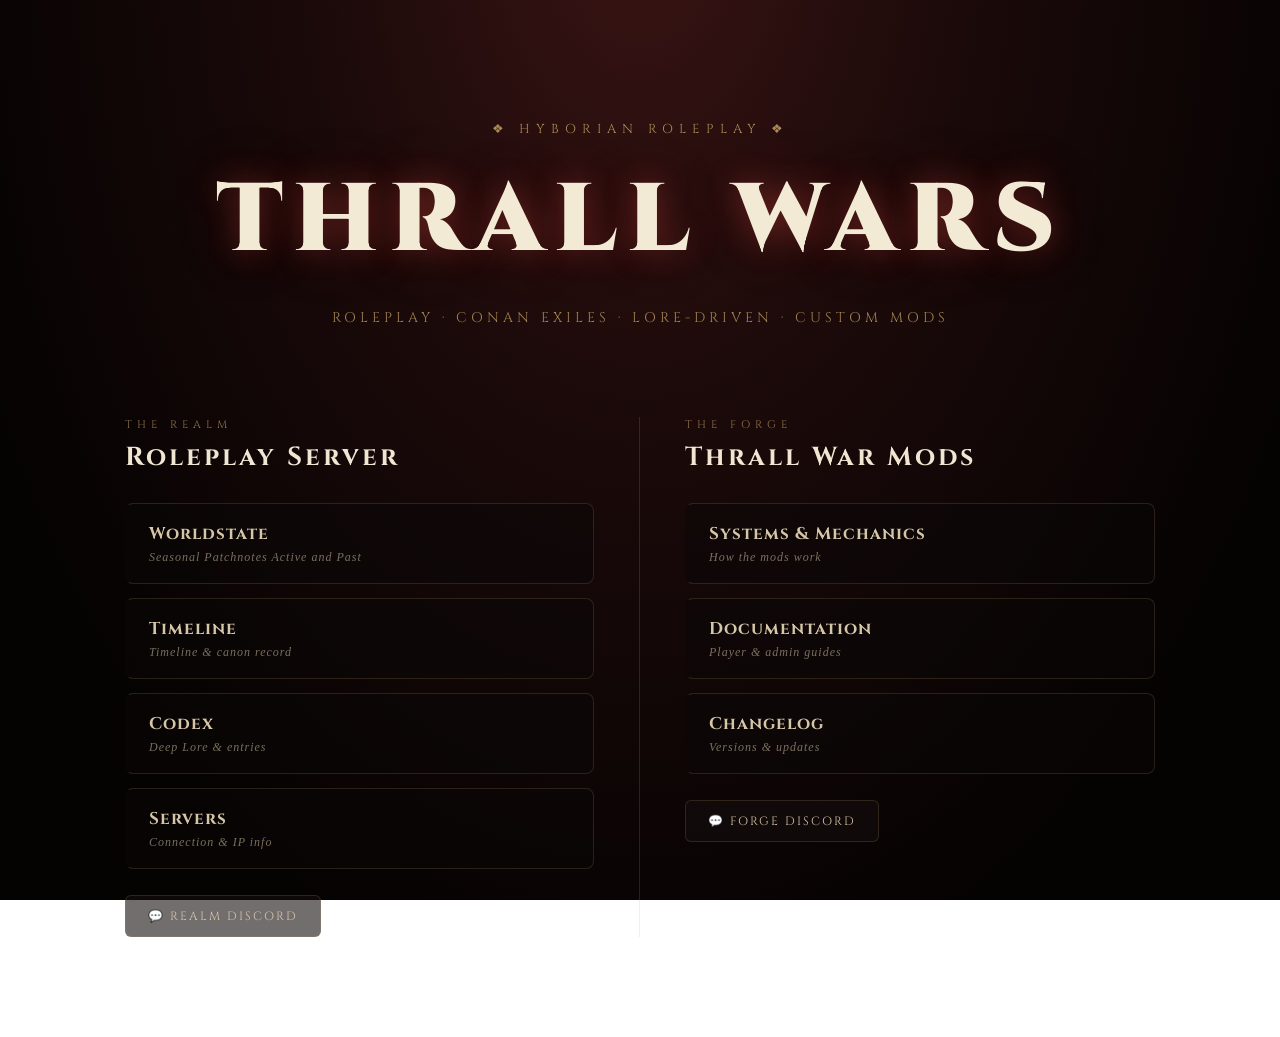
<file: index.html>
﻿<!DOCTYPE html>
<html lang="en">
	<head>
		<meta charset="UTF-8">
			<meta name="viewport" content="width=device-width, initial-scale=1.0">
				<title>Thrall Wars</title>

				<!-- FONT -->
				<link rel="preconnect" href="https://fonts.googleapis.com">
					<link rel="preconnect" href="https://fonts.gstatic.com" crossorigin="">
						<link href="https://fonts.googleapis.com/css2?family=Cinzel:wght@500;700;900&display=swap" rel="stylesheet">

							<!-- STYLES -->
							<link rel="stylesheet" href="styles.css">
</head>
	<body>

		<!-- HERO -->
		<header class="hero">
			<p class="eyebrow">&#10070; Hyborian Roleplay &#10070;</p>
			<h1 class="title">THRALL WARS</h1>
			<p class="subtitle">Roleplay &middot; Conan Exiles &middot; Lore-Driven &middot; Custom Mods</p>
		</header>

		<!-- TWO HALVES -->
		<main class="split">

			<!-- LEFT: ROLEPLAY SERVER -->
			<section class="half half-left">
				<span class="half-label">The Realm</span>
				<h2 class="half-title">Roleplay Server</h2>

				<div class="rows">
					<a class="row" href="pages/worldstate.html">
						<h3>Worldstate</h3>
						<p>Seasonal Patchnotes Active and Past</p>
					</a>
					<a class="row" href="pages/timeline.html">
						<h3>Timeline</h3>
						<p>Timeline &amp; canon record</p>
					</a>
					<a class="row" href="pages/codex.html">
						<h3>Codex</h3>
						<p>Deep Lore &amp; entries</p>
					</a>
					<a class="row" href="pages/servers.html">
						<h3>Servers</h3>
						<p>Connection &amp; IP info</p>
					</a>
				</div>

				<button class="btn btn-discord" data-discord="realm">&#128172; Realm Discord</button>
			</section>

			<!-- RIGHT: THRALL WAR MODS -->
			<section class="half half-right">
				<span class="half-label">The Forge</span>
				<h2 class="half-title">Thrall War Mods</h2>

				<div class="rows">
					<a class="row" href="pages/mods.html">
						<h3>Systems &amp; Mechanics</h3>
						<p>How the mods work</p>
					</a>
					<a class="row" href="pages/mods.html">
						<h3>Documentation</h3>
						<p>Player &amp; admin guides</p>
					</a>
					<a class="row" href="pages/mods.html">
						<h3>Changelog</h3>
						<p>Versions &amp; updates</p>
					</a>
				</div>

				<button class="btn btn-discord" data-discord="forge">&#128172; Forge Discord</button>
			</section>

		</main>

		<!-- SCRIPT -->
		<script src="js/app.js"></script>
	</body>
</html>
</file>
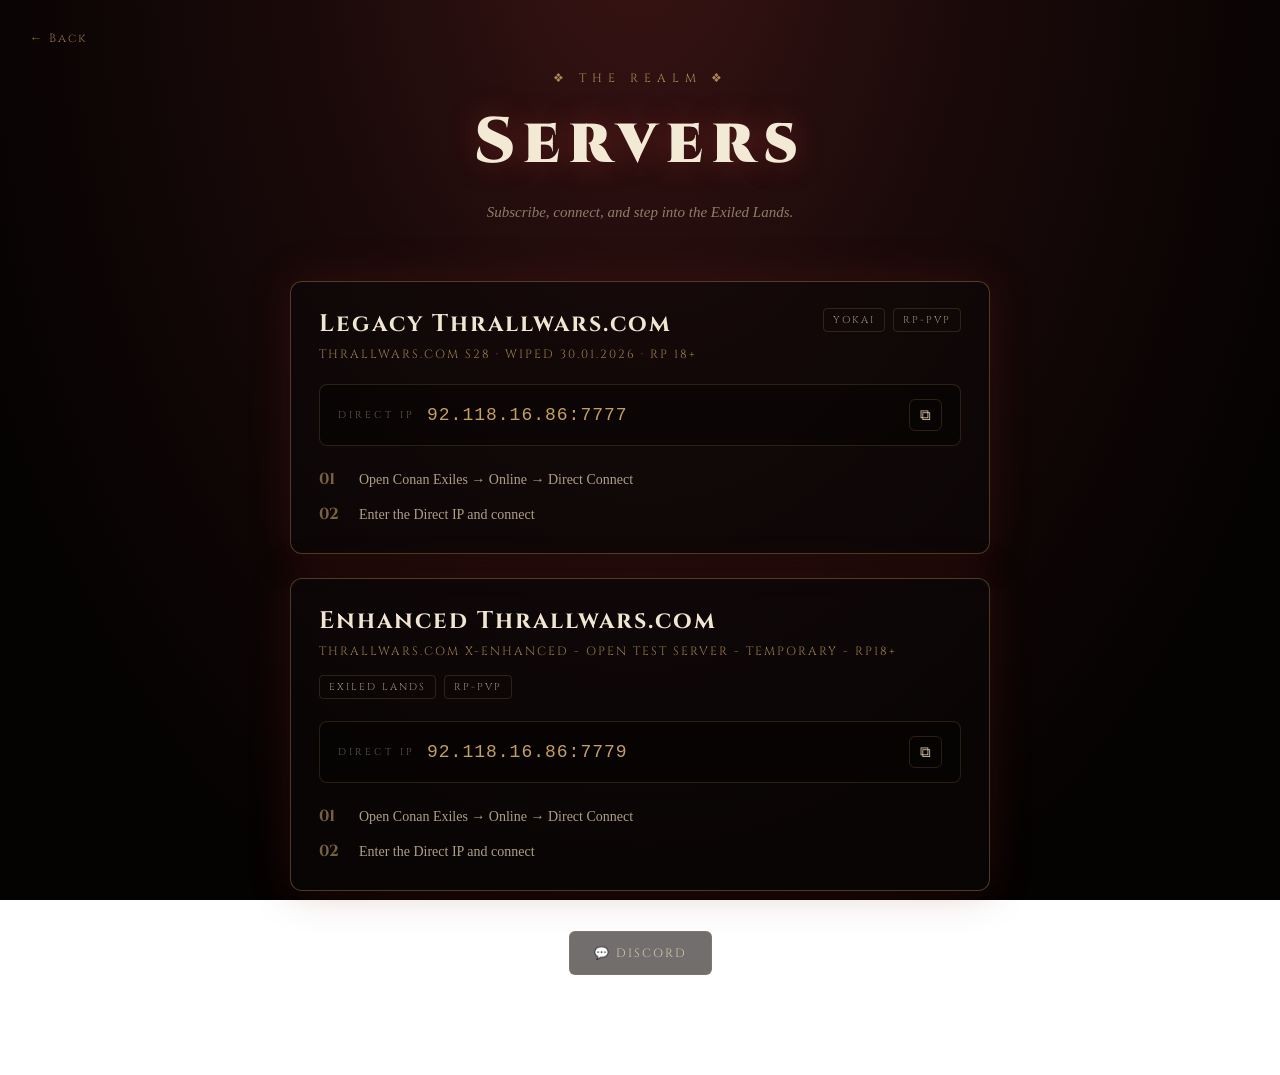
<file: pages/servers.html>
﻿<!DOCTYPE html>
<html lang="en">
	<head>
		<meta charset="UTF-8">
			<meta name="viewport" content="width=device-width, initial-scale=1.0">
				<title>Thrall Wars — Servers</title>

				<!-- FONT -->
				<link rel="preconnect" href="https://fonts.googleapis.com">
					<link rel="preconnect" href="https://fonts.gstatic.com" crossorigin="">
						<link href="https://fonts.googleapis.com/css2?family=Cinzel:wght@500;700;900&display=swap" rel="stylesheet">

							<!-- STYLES -->
							<link rel="stylesheet" href="../servers.css">
</head>
	<body>

		<!-- HERO -->
		<header class="sv-hero">
			<a class="back" href="../index.html">&#8592; Back</a>
			<p class="eyebrow">&#10070; The Realm &#10070;</p>
			<h1 class="title">Servers</h1>
			<p class="sub">Subscribe, connect, and step into the Exiled Lands.</p>
		</header>

		<!-- CONTENT -->
		<main class="sv-wrap">
			<div id="server-list" class="server-list"></div>

			<section class="shared" id="shared-actions"></section>
		</main>

		<!-- SCRIPT -->
		<script src="../js/servers.js"></script>
	</body>
</html>
</file>
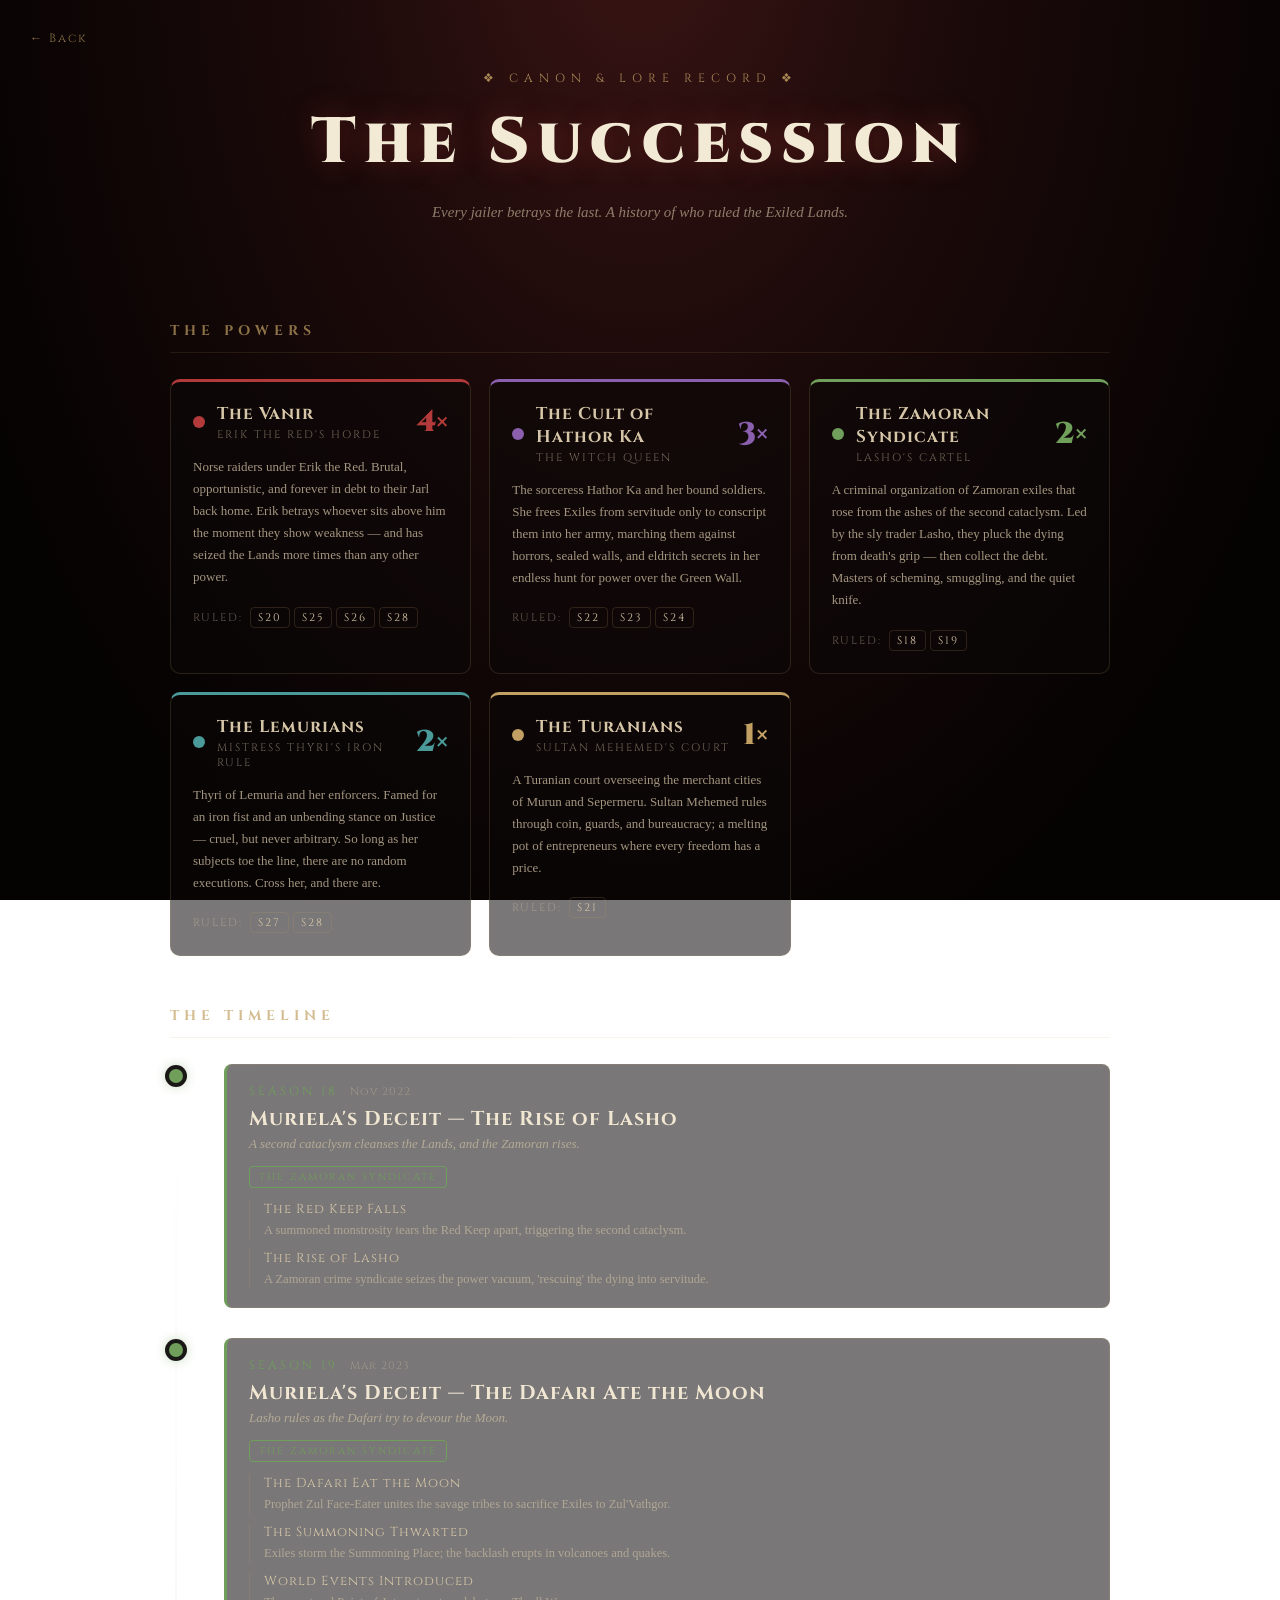
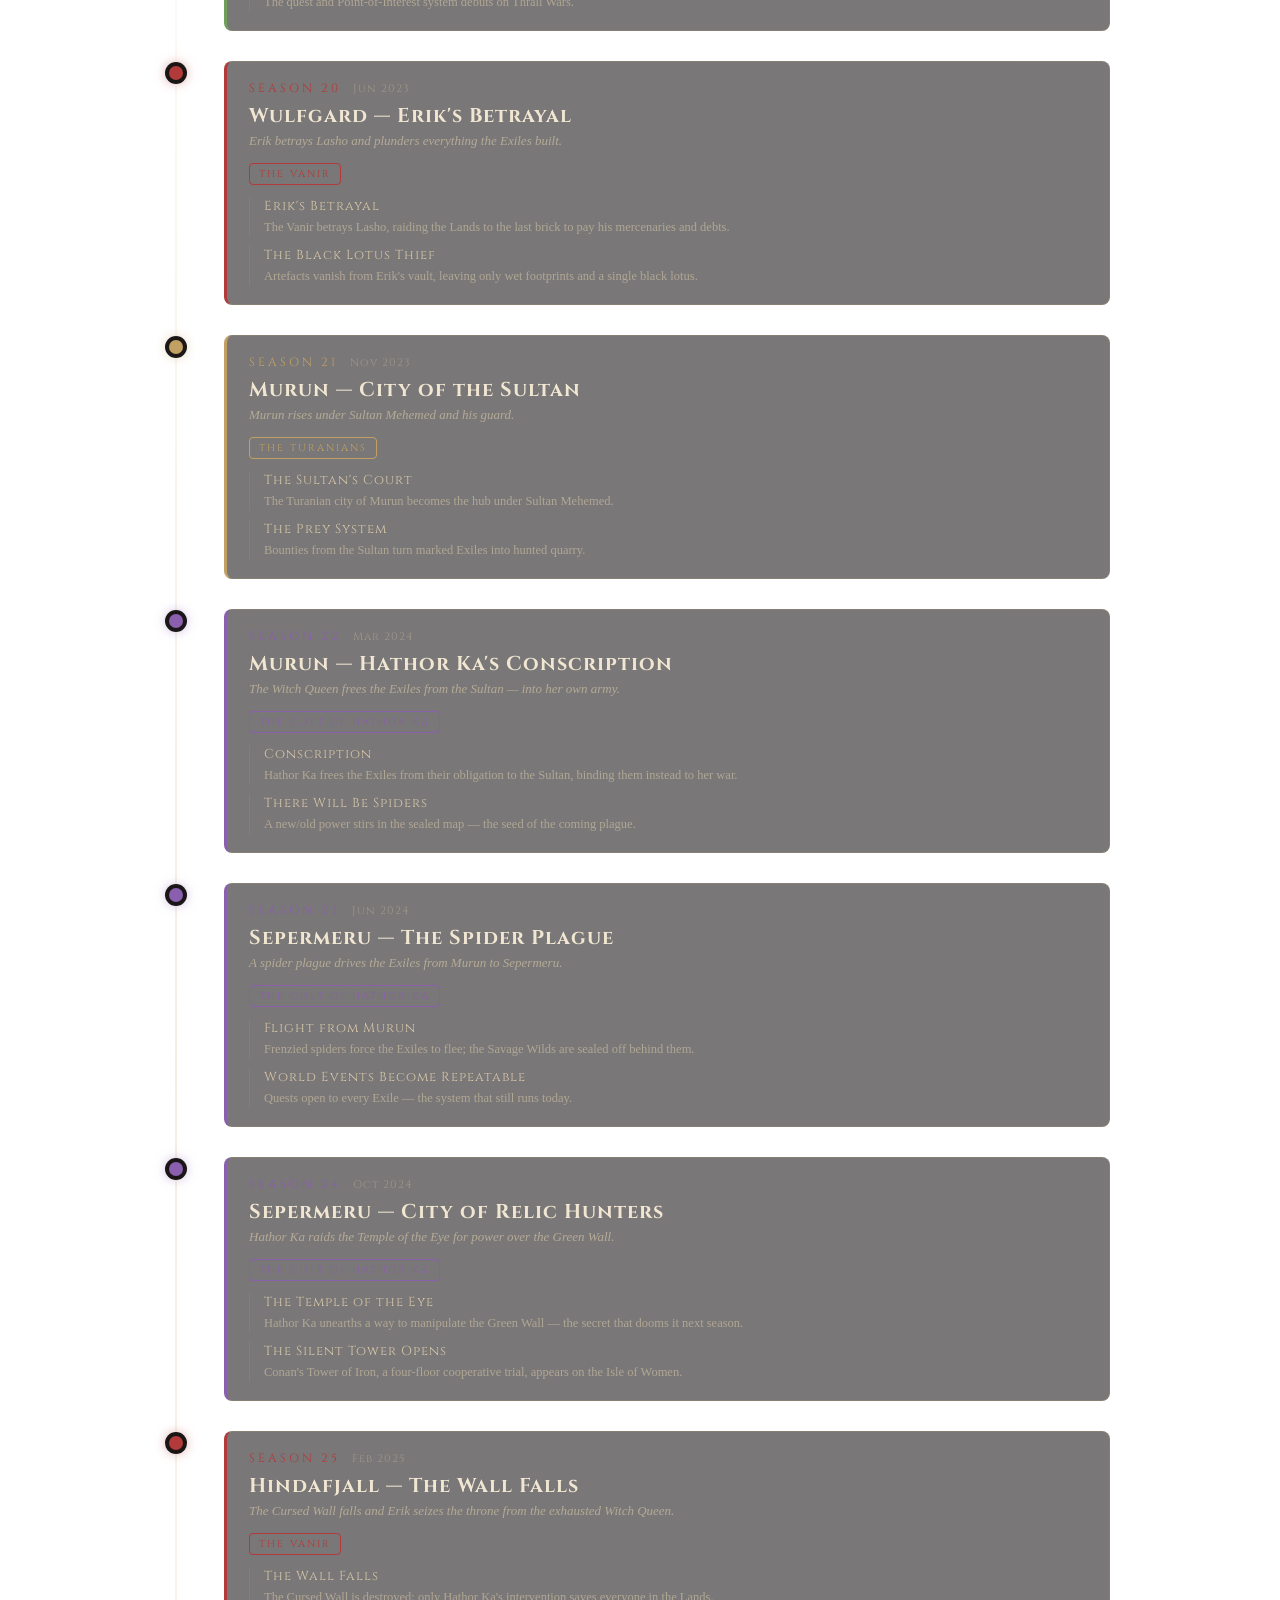
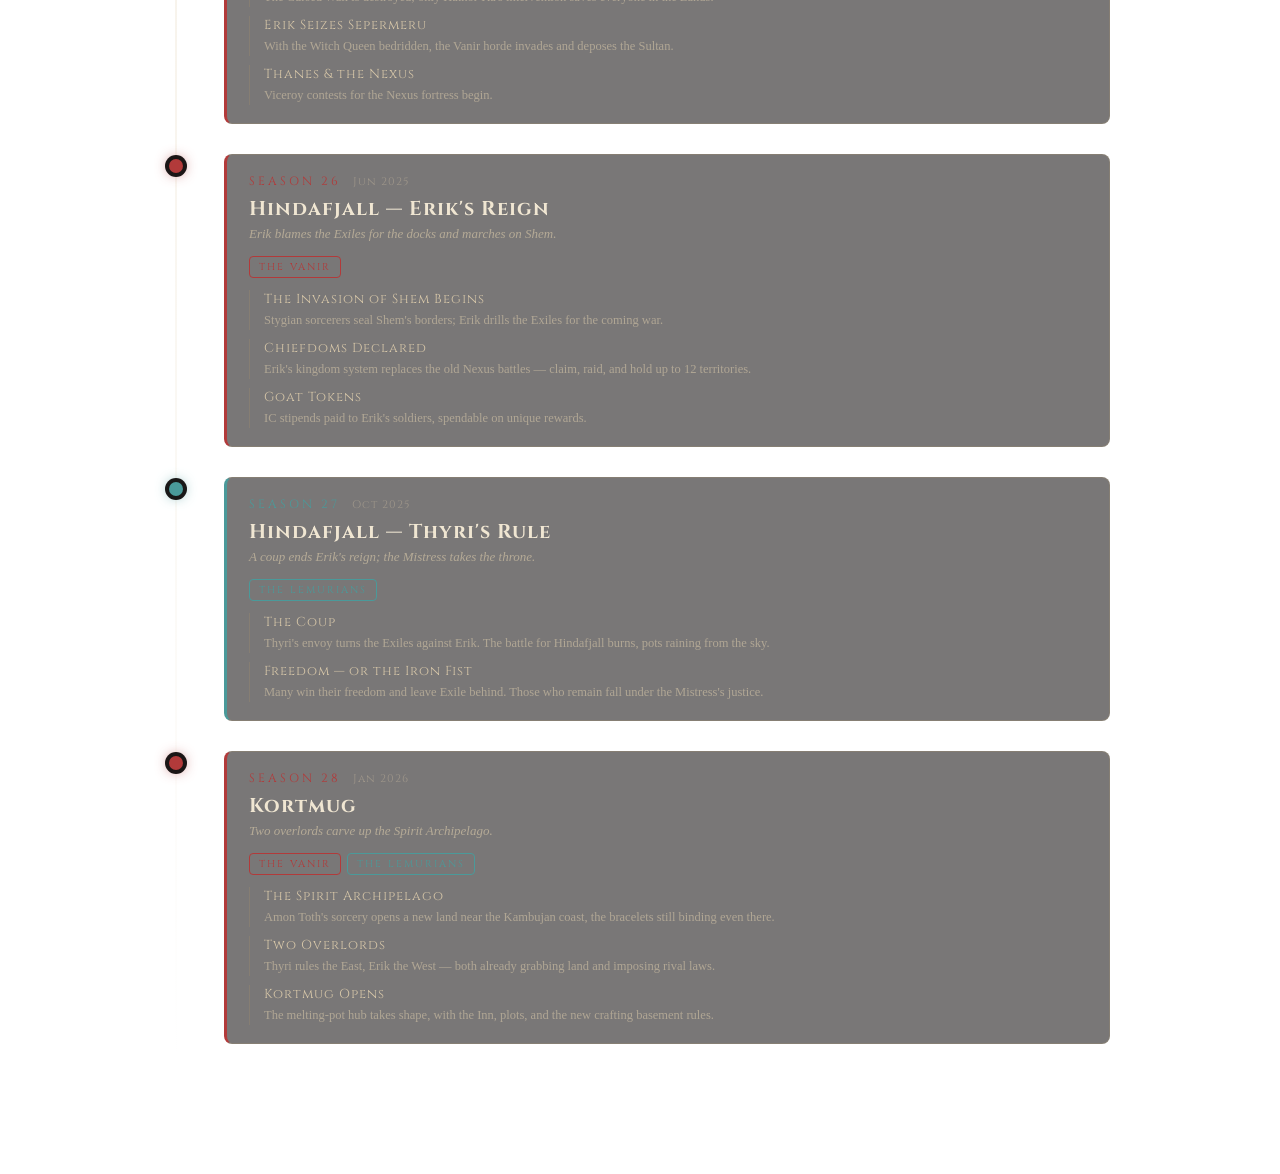
<file: pages/timeline.html>
﻿<!DOCTYPE html>
<html lang="en">
	<head>
		<meta charset="UTF-8">
			<meta name="viewport" content="width=device-width, initial-scale=1.0">
				<title>Thrall Wars — The Succession</title>

				<!-- FONT -->
				<link rel="preconnect" href="https://fonts.googleapis.com">
					<link rel="preconnect" href="https://fonts.gstatic.com" crossorigin="">
						<link href="https://fonts.googleapis.com/css2?family=Cinzel:wght@500;700;900&display=swap" rel="stylesheet">

							<!-- STYLES -->
							<link rel="stylesheet" href="../timeline.css">
</head>
	<body>

		<!-- HERO -->
		<header class="tl-hero">
			<a class="back" href="../index.html">&#8592; Back</a>
			<p class="eyebrow">&#10070; Canon &amp; Lore Record &#10070;</p>
			<h1 class="title">The Succession</h1>
			<p class="sub">Every jailer betrays the last. A history of who ruled the Exiled Lands.</p>
		</header>

		<!-- CONTENT -->
		<main class="tl-wrap">
			<section class="factions">
				<h2 class="section-head">The Powers</h2>
				<div id="faction-grid" class="faction-grid"></div>
			</section>

			<section class="timeline">
				<h2 class="section-head">The Timeline</h2>
				<div id="timeline-track" class="timeline-track"></div>
			</section>
		</main>

		<!-- SCRIPT -->
		<script src="../js/timeline.js"></script>
	</body>
</html>
</file>
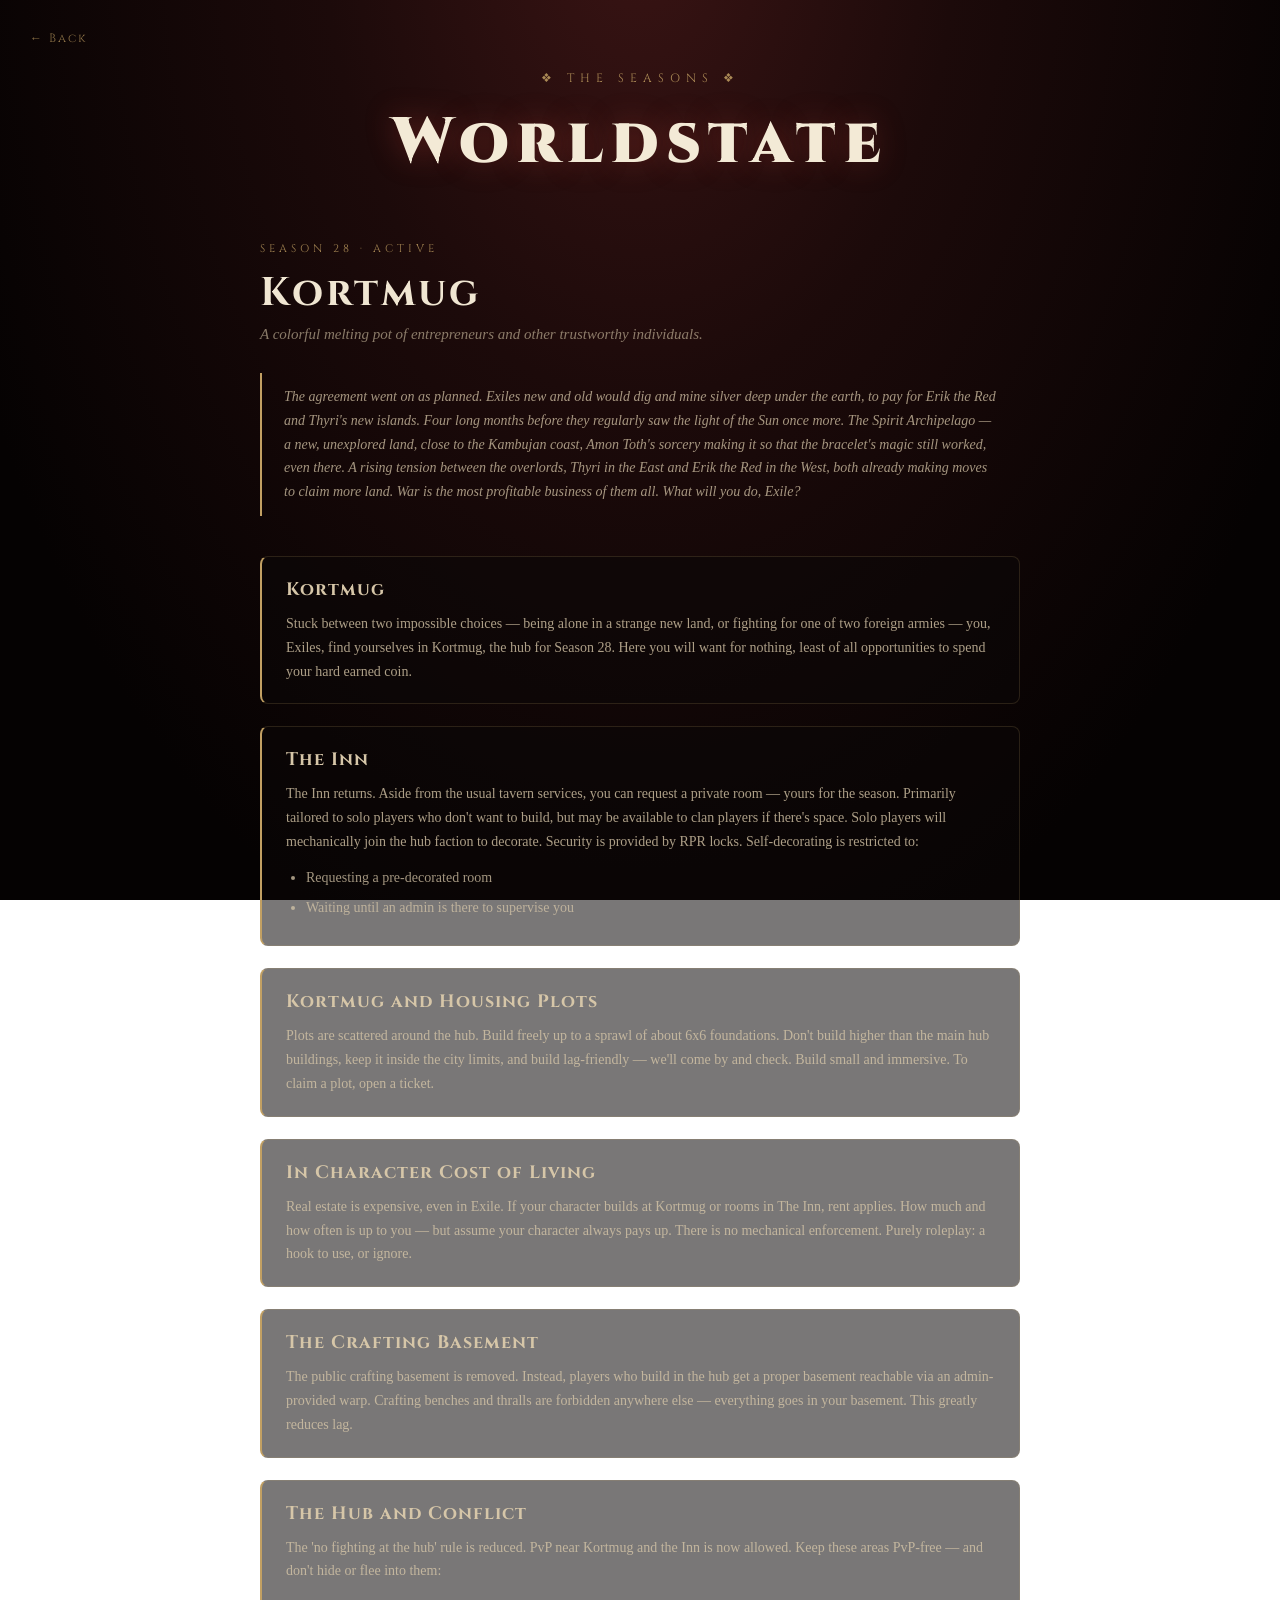
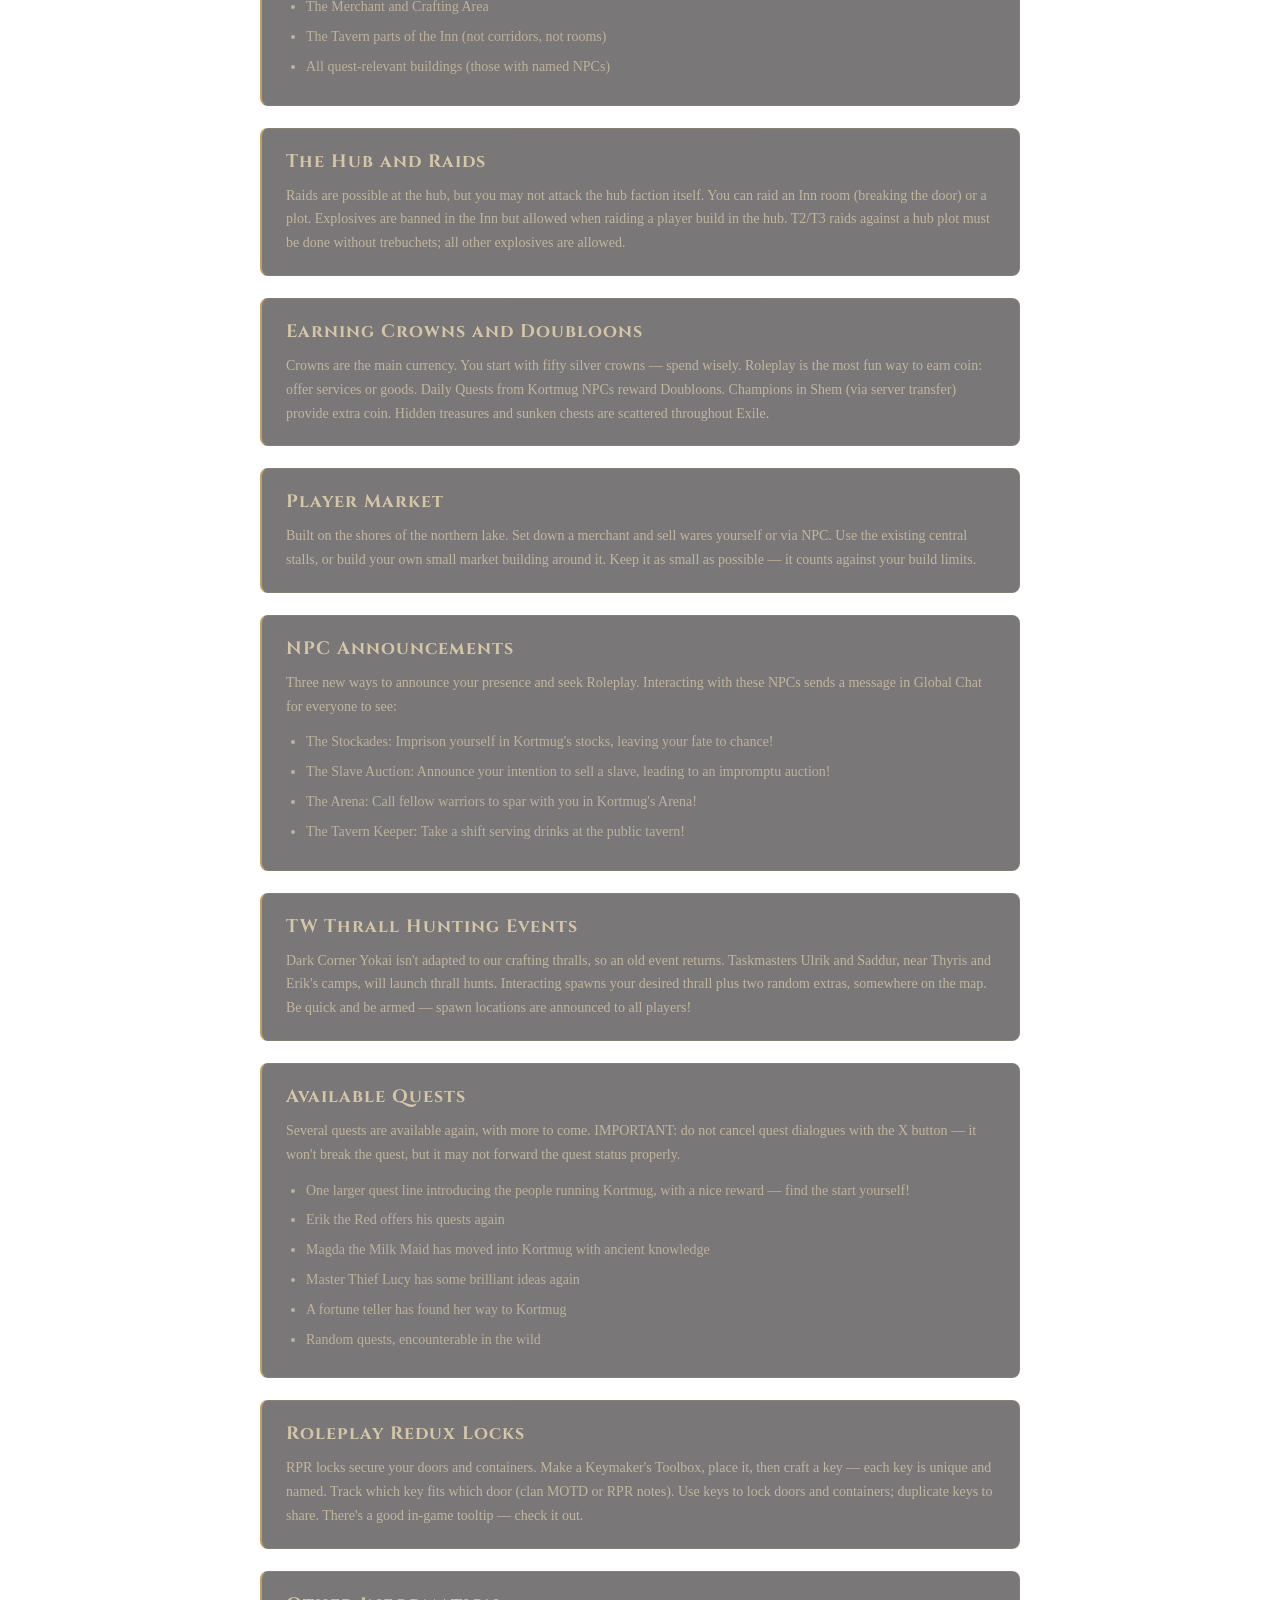
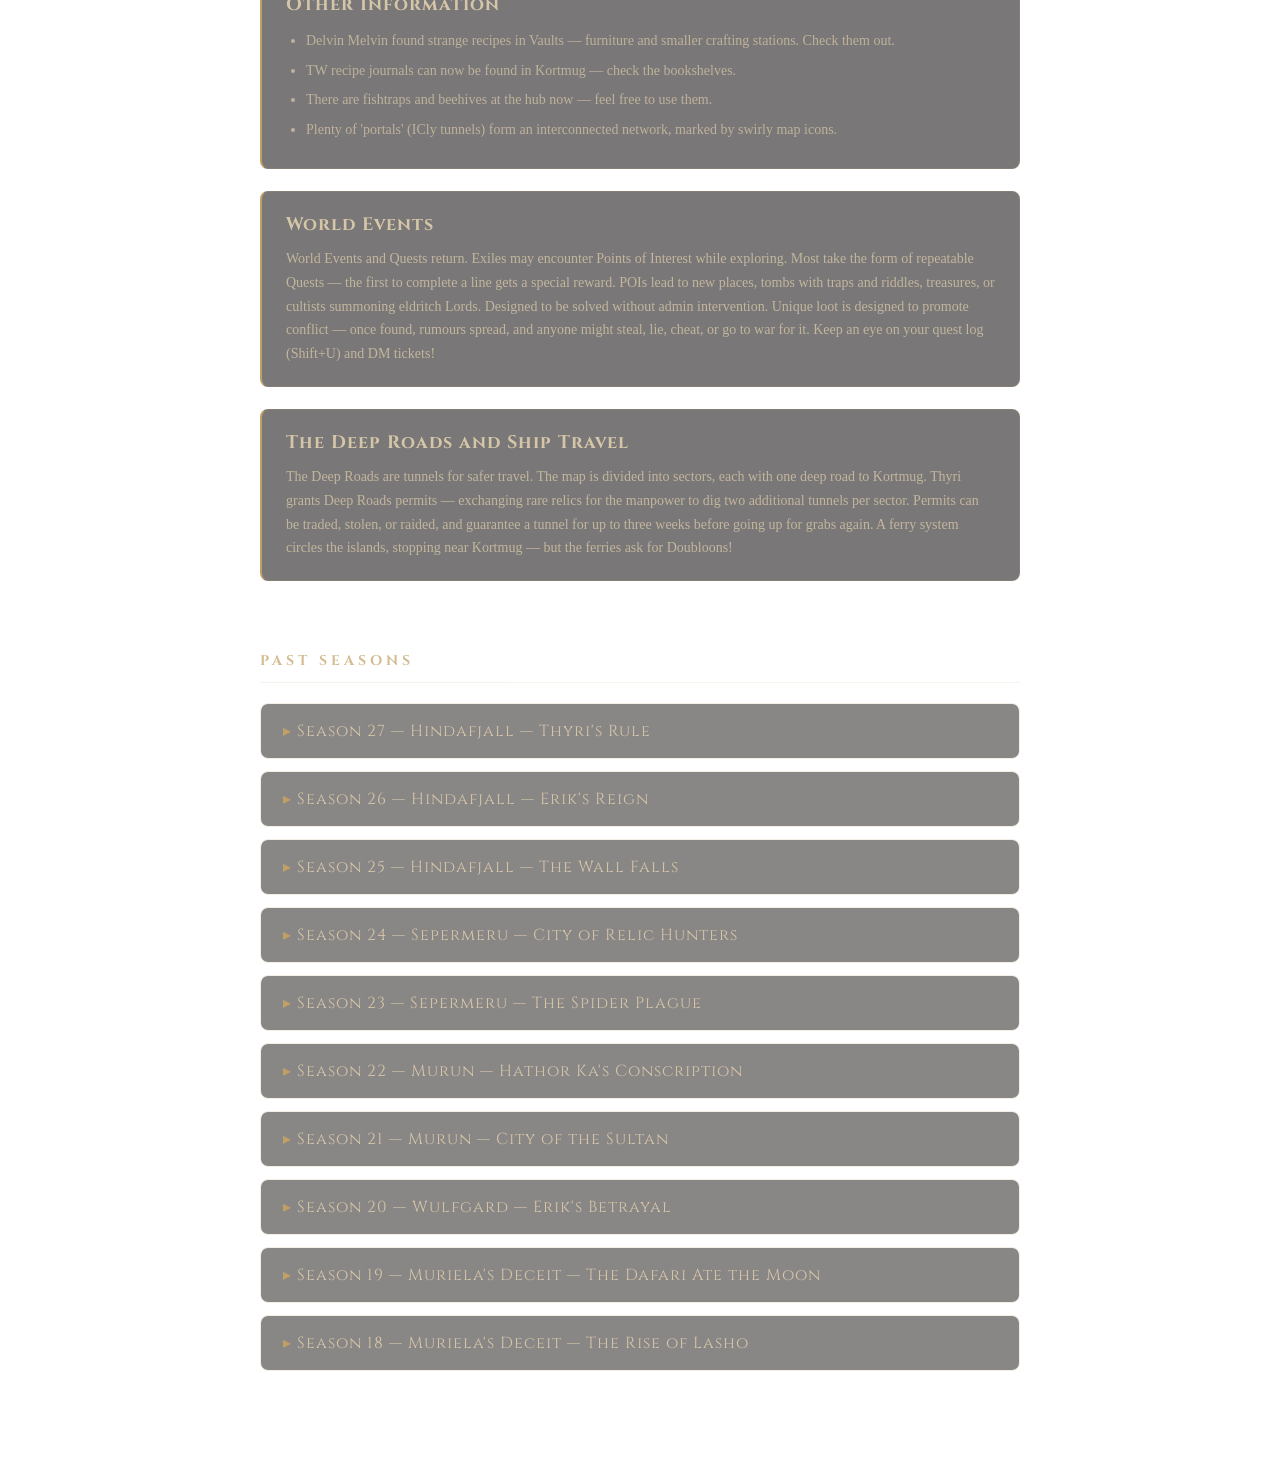
<file: pages/worldstate.html>
﻿<!DOCTYPE html>
<html lang="en">
	<head>
		<meta charset="UTF-8">
			<meta name="viewport" content="width=device-width, initial-scale=1.0">
				<title>Thrall Wars — Worldstate</title>

				<!-- FONT -->
				<link rel="preconnect" href="https://fonts.googleapis.com">
					<link rel="preconnect" href="https://fonts.gstatic.com" crossorigin="">
						<link href="https://fonts.googleapis.com/css2?family=Cinzel:wght@500;700;900&display=swap" rel="stylesheet">

							<!-- STYLES -->
							<link rel="stylesheet" href="../worldstate.css">
</head>
	<body>

		<!-- HERO -->
		<header class="ws-hero">
			<a class="back" href="../index.html">&#8592; Back</a>
			<p class="eyebrow">&#10070; The Seasons &#10070;</p>
			<h1 class="title">Worldstate</h1>
		</header>

		<!-- CONTENT -->
		<main class="ws-wrap">

			<!-- Current season renders here -->
			<section id="current-season" class="current"></section>

			<!-- Archive list renders here -->
			<section class="archive">
				<h2 class="archive-head">Past Seasons</h2>
				<div id="archive-list" class="archive-list"></div>
			</section>

		</main>

		<!-- SCRIPT -->
		<script src="../js/worldstate.js"></script>
	</body>
</html>
</file>
<file: styles.css>
﻿:root {
  --gold: #c2a063;
  --gold-soft: #d6c6a8;
  --bg-top: #1c0a0a;
  --bg-bot: #050202;
  --line: rgba(194, 160, 99, 0.18);
  --panel: rgba(12, 8, 8, 0.55);
}

* { box-sizing: border-box; }

body {
  margin: 0;
  min-height: 100vh;
  font-family: "Cinzel", serif;
  color: var(--gold-soft);
  background: radial-gradient(ellipse at 50% -10%, #3a1414 0%, var(--bg-top) 35%, var(--bg-bot) 80%);
  background-attachment: fixed;
}

/* ---------- HERO ---------- */
.hero {
  text-align: center;
  padding: 120px 20px 60px;
}

.eyebrow {
  font-size: 13px;
  letter-spacing: 6px;
  color: var(--gold);
  text-transform: uppercase;
  margin: 0 0 18px;
  opacity: 0.85;
}

.title {
  font-size: clamp(48px, 8vw, 96px);
  font-weight: 900;
  letter-spacing: 10px;
  margin: 0;
  color: #f3ead6;
  text-shadow: 0 0 30px rgba(180, 60, 50, 0.45),
               0 0 60px rgba(120, 30, 25, 0.25);
}

.subtitle {
  margin: 22px 0 0;
  font-size: 14px;
  letter-spacing: 4px;
  text-transform: uppercase;
  color: var(--gold);
  opacity: 0.8;
}

/* ---------- SPLIT / TWO HALVES ---------- */
.split {
  display: grid;
  grid-template-columns: 1fr 1fr;
  align-items: start;            /* both halves start on the same line */
  max-width: 1200px;
  margin: 0 auto;
  padding: 30px 40px 100px;
}

.half {
  display: flex;
  flex-direction: column;
  padding: 0 45px;
}

.half-left {
  border-right: 1px solid var(--line);   /* center divider */
}

.half-label {
  font-size: 11px;
  letter-spacing: 5px;
  text-transform: uppercase;
  color: var(--gold);
  opacity: 0.7;
}

.half-title {
  font-size: 26px;
  letter-spacing: 3px;
  margin: 8px 0 28px;
  color: #f0e6d2;
}

/* ---------- ROWS ---------- */
.rows {
  flex: 1;
  display: flex;
  flex-direction: column;
  gap: 14px;
}

.row {
  display: block;
  text-decoration: none;
  color: inherit;
  background: var(--panel);
  border: 1px solid var(--line);
  border-left: 2px solid transparent;
  border-radius: 8px;
  padding: 18px 22px;
  transition: all 0.22s ease;
}

.row h3 {
  margin: 0 0 5px;
  font-size: 17px;
  letter-spacing: 1px;
  color: var(--gold-soft);
}

.row p {
  margin: 0;
  font-size: 12px;
  letter-spacing: 1px;
  color: rgba(214, 198, 168, 0.55);
  font-family: Georgia, serif;
  font-style: italic;
}

.row:hover {
  border-left-color: var(--gold);
  background: rgba(30, 20, 16, 0.7);
  transform: translateX(4px);
}

/* ---------- DISCORD BUTTON ---------- */
.btn {
  font-family: "Cinzel", serif;
  cursor: pointer;
  transition: all 0.25s ease;
}

.btn-discord {
  align-self: flex-start;
  margin-top: 26px;
  background: rgba(20, 14, 14, 0.6);
  color: var(--gold-soft);
  border: 1px solid var(--line);
  font-size: 12px;
  letter-spacing: 2px;
  text-transform: uppercase;
  padding: 12px 22px;
  border-radius: 6px;
}

.btn-discord:hover {
  border-color: var(--gold);
  transform: translateY(-2px);
}

/* ---------- RESPONSIVE ---------- */
@media (max-width: 820px) {
  .split { grid-template-columns: 1fr; }
  .half-left {
    border-right: none;
    border-bottom: 1px solid var(--line);
    padding-bottom: 40px;
    margin-bottom: 40px;
  }
}
</file>
<file: servers.css>
﻿:root {
  --gold: #c2a063;
  --gold-soft: #d6c6a8;
  --bg-top: #1c0a0a;
  --bg-bot: #050202;
  --line: rgba(194, 160, 99, 0.18);
  --panel: rgba(12, 8, 8, 0.55);
  --red: #a83232;
}

* { box-sizing: border-box; }

body {
  margin: 0;
  min-height: 100vh;
  font-family: "Cinzel", serif;
  color: var(--gold-soft);
  background: radial-gradient(ellipse at 50% -10%, #3a1414 0%, var(--bg-top) 35%, var(--bg-bot) 80%);
  background-attachment: fixed;
}

/* HERO */
.sv-hero { text-align: center; padding: 70px 20px 20px; position: relative; }
.back { position: absolute; left: 30px; top: 30px; color: var(--gold); text-decoration: none; font-size: 12px; letter-spacing: 2px; opacity: 0.7; }
.back:hover { opacity: 1; }
.eyebrow { font-size: 12px; letter-spacing: 6px; color: var(--gold); text-transform: uppercase; margin: 0 0 14px; opacity: 0.85; }
.title { font-size: clamp(36px, 6vw, 64px); font-weight: 900; letter-spacing: 8px; margin: 0; color: #f3ead6; text-shadow: 0 0 30px rgba(180,60,50,0.4); }
.sub { margin: 18px 0 0; font-family: Georgia, serif; font-style: italic; color: rgba(214,198,168,0.6); font-size: 15px; }

/* WRAP */
.sv-wrap { max-width: 760px; margin: 0 auto; padding: 40px 30px 100px; }
.server-list { display: flex; flex-direction: column; gap: 24px; }

/* SERVER CARD */
.server-card {
  background: var(--panel);
  border: 1px solid var(--line);
  border-radius: 12px;
  padding: 26px 28px;
}
.server-card.is-primary {
  border-color: rgba(194,160,99,0.35);
  box-shadow: 0 0 40px rgba(120,30,25,0.25);
}
.server-head { display: flex; justify-content: space-between; align-items: flex-start; gap: 16px; flex-wrap: wrap; }
.server-name { margin: 0; font-size: 24px; letter-spacing: 2px; color: #f0e6d2; }
.server-tagline { margin: 6px 0 0; font-size: 12px; letter-spacing: 2px; text-transform: uppercase; color: var(--gold); opacity: 0.75; }
.server-meta { display: flex; gap: 8px; flex-wrap: wrap; }
.tag {
  font-size: 10px; letter-spacing: 2px; text-transform: uppercase;
  border: 1px solid var(--line); border-radius: 4px; padding: 4px 9px;
  color: rgba(214,198,168,0.7);
}

/* IP ROW */
.ip-row {
  display: flex; align-items: center; gap: 12px;
  margin: 22px 0; padding: 14px 18px;
  background: rgba(0,0,0,0.35);
  border: 1px solid var(--line); border-radius: 8px;
}
.ip-label { font-size: 10px; letter-spacing: 3px; text-transform: uppercase; color: rgba(214,198,168,0.45); }
.ip { font-family: "Consolas", monospace; font-size: 18px; letter-spacing: 1px; color: var(--gold); flex: 1; }
.copy-btn {
  background: transparent; border: 1px solid var(--line); border-radius: 6px;
  color: var(--gold-soft); cursor: pointer; font-size: 15px;
  padding: 6px 10px; transition: all 0.2s;
}
.copy-btn:hover { border-color: var(--gold); color: #fff; }

/* STEPS */
.steps { list-style: none; margin: 0; padding: 0; display: flex; flex-direction: column; gap: 12px; }
.step { display: flex; align-items: baseline; gap: 14px; }
.step-no { font-size: 16px; font-weight: 700; color: var(--gold); opacity: 0.6; min-width: 26px; }
.step-text { font-family: Georgia, serif; font-size: 14px; line-height: 1.6; color: rgba(214,198,168,0.8); }

/* SHARED ACTIONS */
.shared { display: flex; justify-content: center; gap: 14px; margin-top: 40px; flex-wrap: wrap; }
.btn {
  font-family: "Cinzel", serif; font-size: 12px; letter-spacing: 2px; text-transform: uppercase;
  padding: 13px 24px; border-radius: 6px; cursor: pointer; text-decoration: none;
  transition: all 0.25s ease;
}
.btn-ghost {
  background: rgba(20,14,14,0.6); color: var(--gold-soft); border: 1px solid var(--line);
}
.btn-ghost:hover { border-color: var(--gold); transform: translateY(-2px); }

/* TOAST */
.toast {
  position: fixed; bottom: 30px; left: 50%; transform: translateX(-50%);
  background: #1a1010; color: var(--gold-soft); border: 1px solid var(--gold);
  padding: 10px 18px; border-radius: 6px; letter-spacing: 1px;
  font-size: 13px; z-index: 99; opacity: 0; transition: opacity .25s;
}
.toast.show { opacity: 1; }

@media (max-width: 560px) {
  .ip { font-size: 15px; }
  .server-head { flex-direction: column; }
}
</file>
<file: timeline.css>
﻿:root {
  --gold: #c2a063;
  --gold-soft: #d6c6a8;
  --bg-top: #1c0a0a;
  --bg-bot: #050202;
  --line: rgba(194, 160, 99, 0.18);
  --panel: rgba(12, 8, 8, 0.55);
}

* { box-sizing: border-box; }

body {
  margin: 0;
  min-height: 100vh;
  font-family: "Cinzel", serif;
  color: var(--gold-soft);
  background: radial-gradient(ellipse at 50% -10%, #3a1414 0%, var(--bg-top) 35%, var(--bg-bot) 80%);
  background-attachment: fixed;
}

/* HERO */
.tl-hero { text-align: center; padding: 70px 20px 20px; position: relative; }
.back { position: absolute; left: 30px; top: 30px; color: var(--gold); text-decoration: none; font-size: 12px; letter-spacing: 2px; opacity: 0.7; }
.back:hover { opacity: 1; }
.eyebrow { font-size: 12px; letter-spacing: 6px; color: var(--gold); text-transform: uppercase; margin: 0 0 14px; opacity: 0.85; }
.title { font-size: clamp(36px, 6vw, 64px); font-weight: 900; letter-spacing: 8px; margin: 0; color: #f3ead6; text-shadow: 0 0 30px rgba(180,60,50,0.4); }
.sub { margin: 18px 0 0; font-family: Georgia, serif; font-style: italic; color: rgba(214,198,168,0.6); font-size: 15px; }

/* WRAP */
.tl-wrap { max-width: 1000px; margin: 0 auto; padding: 30px 30px 100px; }
.section-head {
  font-size: 14px; letter-spacing: 5px; text-transform: uppercase;
  color: var(--gold); opacity: 0.7; border-bottom: 1px solid var(--line);
  padding-bottom: 12px; margin: 50px 0 26px;
}

/* FACTION CARDS */
.faction-grid { display: grid; grid-template-columns: repeat(auto-fit, minmax(280px, 1fr)); gap: 18px; }
.faction-card {
  background: var(--panel);
  border: 1px solid var(--line);
  border-top: 3px solid var(--gold);
  border-radius: 10px;
  padding: 20px 22px;
}
.faction-head { display: flex; align-items: center; gap: 12px; margin-bottom: 14px; }
.faction-dot { width: 12px; height: 12px; border-radius: 50%; flex-shrink: 0; }
.faction-head h3 { margin: 0; font-size: 17px; letter-spacing: 1px; color: var(--gold-soft); }
.epithet { margin: 2px 0 0; font-size: 11px; letter-spacing: 2px; text-transform: uppercase; color: rgba(214,198,168,0.5); }
.rule-count { margin-left: auto; font-size: 30px; font-weight: 900; }
.faction-desc { margin: 0 0 16px; font-family: Georgia, serif; font-size: 13px; line-height: 1.7; color: rgba(214,198,168,0.75); }
.chips { font-size: 11px; letter-spacing: 2px; text-transform: uppercase; color: rgba(214,198,168,0.45); }
.chip { display: inline-block; border: 1px solid var(--line); border-radius: 4px; padding: 2px 7px; margin: 2px; color: var(--gold-soft); }

/* TIMELINE */
.timeline-track { position: relative; padding-left: 26px; }
.timeline-track::before {
  content: ""; position: absolute; left: 5px; top: 6px; bottom: 6px;
  width: 2px; background: linear-gradient(180deg, transparent, var(--line), transparent);
}
.node { position: relative; padding: 0 0 30px 28px; }
.node-dot {
  position: absolute; left: -27px; top: 5px;
  width: 14px; height: 14px; border-radius: 50%;
  background: var(--ruler);
  box-shadow: 0 0 0 4px rgba(5,2,2,0.9), 0 0 14px var(--ruler);
}
.node-body {
  background: var(--panel);
  border: 1px solid var(--line);
  border-left: 3px solid var(--ruler);
  border-radius: 8px;
  padding: 18px 22px;
}
.node-head { display: flex; align-items: baseline; gap: 12px; }
.season-no { font-size: 12px; letter-spacing: 3px; text-transform: uppercase; color: var(--ruler); }
.season-date { font-size: 11px; letter-spacing: 1px; color: rgba(214,198,168,0.4); }
.node-name { margin: 6px 0 4px; font-size: 20px; letter-spacing: 1px; color: #f0e6d2; }
.node-tagline { margin: 0 0 12px; font-family: Georgia, serif; font-style: italic; font-size: 13px; color: rgba(214,198,168,0.65); }
.rulers { margin-bottom: 12px; }
.ruler-tag { display: inline-block; font-size: 10px; letter-spacing: 2px; text-transform: uppercase; border: 1px solid; border-radius: 4px; padding: 3px 9px; margin-right: 6px; }

.events { list-style: none; margin: 0; padding: 0; display: flex; flex-direction: column; gap: 9px; }
.event { border-left: 1px solid var(--line); padding-left: 14px; }
.event-title { display: block; font-size: 13px; letter-spacing: 1px; color: var(--gold-soft); }
.event-text { display: block; font-family: Georgia, serif; font-size: 12.5px; line-height: 1.6; color: rgba(214,198,168,0.6); margin-top: 2px; }

@media (max-width: 600px) {
  .rule-count { font-size: 24px; }
}
</file>
<file: worldstate.css>
﻿:root {
  --gold: #c2a063;
  --gold-soft: #d6c6a8;
  --bg-top: #1c0a0a;
  --bg-bot: #050202;
  --line: rgba(194, 160, 99, 0.18);
  --panel: rgba(12, 8, 8, 0.55);
}

* { box-sizing: border-box; }

body {
  margin: 0;
  min-height: 100vh;
  font-family: "Cinzel", serif;
  color: var(--gold-soft);
  background: radial-gradient(ellipse at 50% -10%, #3a1414 0%, var(--bg-top) 35%, var(--bg-bot) 80%);
  background-attachment: fixed;
}

/* ---------- HERO ---------- */
.ws-hero { text-align: center; padding: 70px 20px 30px; position: relative; }
.back {
  position: absolute; left: 30px; top: 30px;
  color: var(--gold); text-decoration: none;
  font-size: 12px; letter-spacing: 2px; opacity: 0.7;
}
.back:hover { opacity: 1; }
.eyebrow { font-size: 12px; letter-spacing: 6px; color: var(--gold); text-transform: uppercase; margin: 0 0 14px; opacity: 0.85; }
.title { font-size: clamp(36px, 6vw, 64px); font-weight: 900; letter-spacing: 8px; margin: 0; color: #f3ead6;
  text-shadow: 0 0 30px rgba(180,60,50,0.4); }

/* ---------- WRAP ---------- */
.ws-wrap { max-width: 820px; margin: 0 auto; padding: 20px 30px 100px; }

/* ---------- CURRENT SEASON ---------- */
.season-tag {
  font-size: 11px; letter-spacing: 4px; text-transform: uppercase;
  color: var(--gold); opacity: 0.8;
}
.season-name {
  font-size: 40px; letter-spacing: 3px; margin: 8px 0 6px; color: #f0e6d2;
}
.season-tagline {
  font-family: Georgia, serif; font-style: italic;
  color: rgba(214,198,168,0.6); margin: 0 0 30px; font-size: 15px;
}
.season-lore {
  border-left: 2px solid var(--gold);
  margin: 0 0 40px; padding: 12px 22px;
  font-family: Georgia, serif; font-style: italic;
  color: rgba(214,198,168,0.75); line-height: 1.7; font-size: 14px;
}

/* ---------- SECTIONS ---------- */
.ws-sections { display: flex; flex-direction: column; gap: 22px; }
.ws-section {
  background: var(--panel);
  border: 1px solid var(--line);
  border-left: 2px solid var(--gold);
  border-radius: 8px;
  padding: 20px 24px;
}
.ws-section h3 { margin: 0 0 10px; font-size: 18px; letter-spacing: 1px; color: var(--gold-soft); }
.ws-section p {
  margin: 0; font-family: Georgia, serif; line-height: 1.7;
  font-size: 14px; color: rgba(214,198,168,0.8);
}
.ws-section ul { margin: 12px 0 0; padding-left: 20px; }
.ws-section li {
  font-family: Georgia, serif; line-height: 1.7; font-size: 14px;
  color: rgba(214,198,168,0.75); margin-bottom: 6px;
}

/* ---------- ARCHIVE ---------- */
.archive { margin-top: 70px; }
.archive-head {
  font-size: 14px; letter-spacing: 4px; text-transform: uppercase;
  color: var(--gold); opacity: 0.7; border-bottom: 1px solid var(--line);
  padding-bottom: 12px; margin-bottom: 20px;
}
.archive-item { border: 1px solid var(--line); border-radius: 8px; margin-bottom: 12px; overflow: hidden; }
.archive-item summary {
  cursor: pointer; padding: 16px 22px; list-style: none;
  font-size: 16px; letter-spacing: 1px; color: var(--gold-soft);
  background: rgba(20,14,14,0.5); transition: all 0.2s;
}
.archive-item summary:hover { color: #f0e6d2; background: rgba(30,20,16,0.7); }
.archive-item summary::-webkit-details-marker { display: none; }
.archive-item summary::before { content: "▸ "; color: var(--gold); }
.archive-item[open] summary::before { content: "▾ "; }
.archive-body { padding: 20px 22px; display: flex; flex-direction: column; gap: 18px; }
</file>
